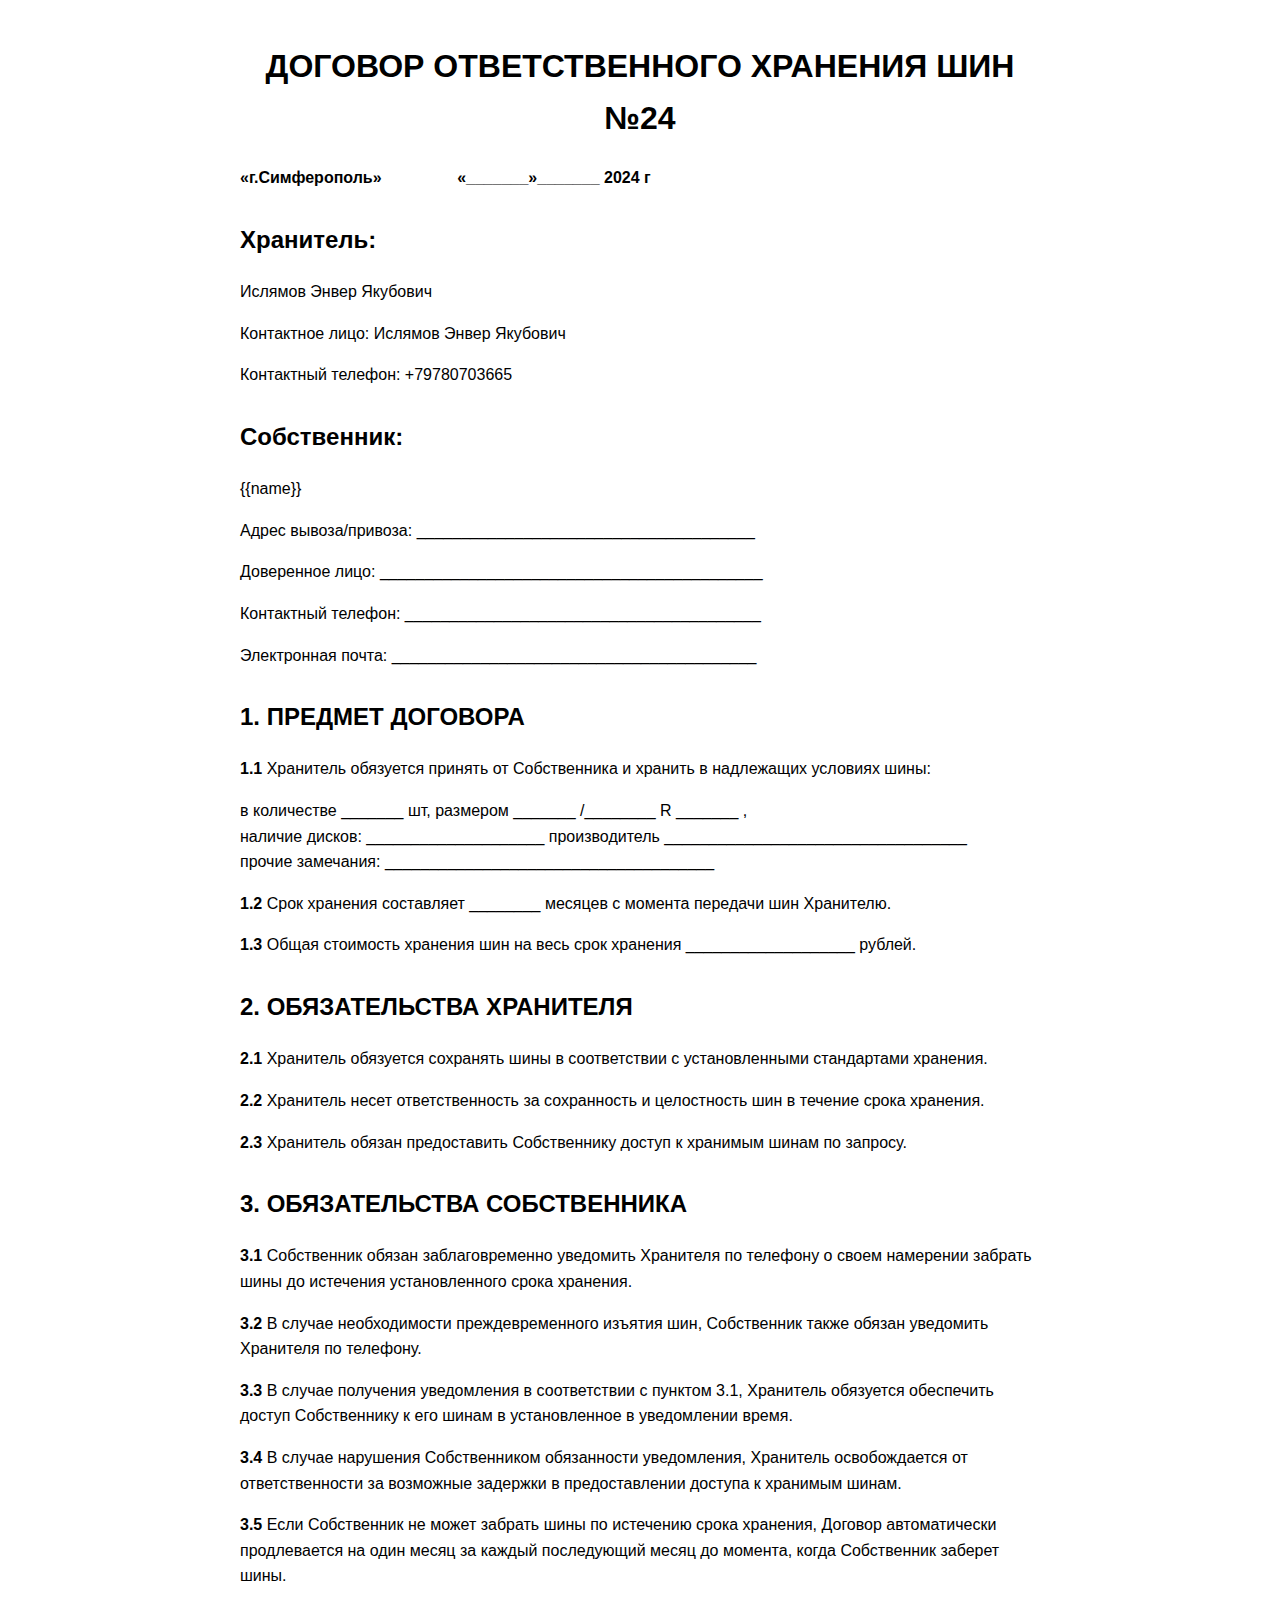
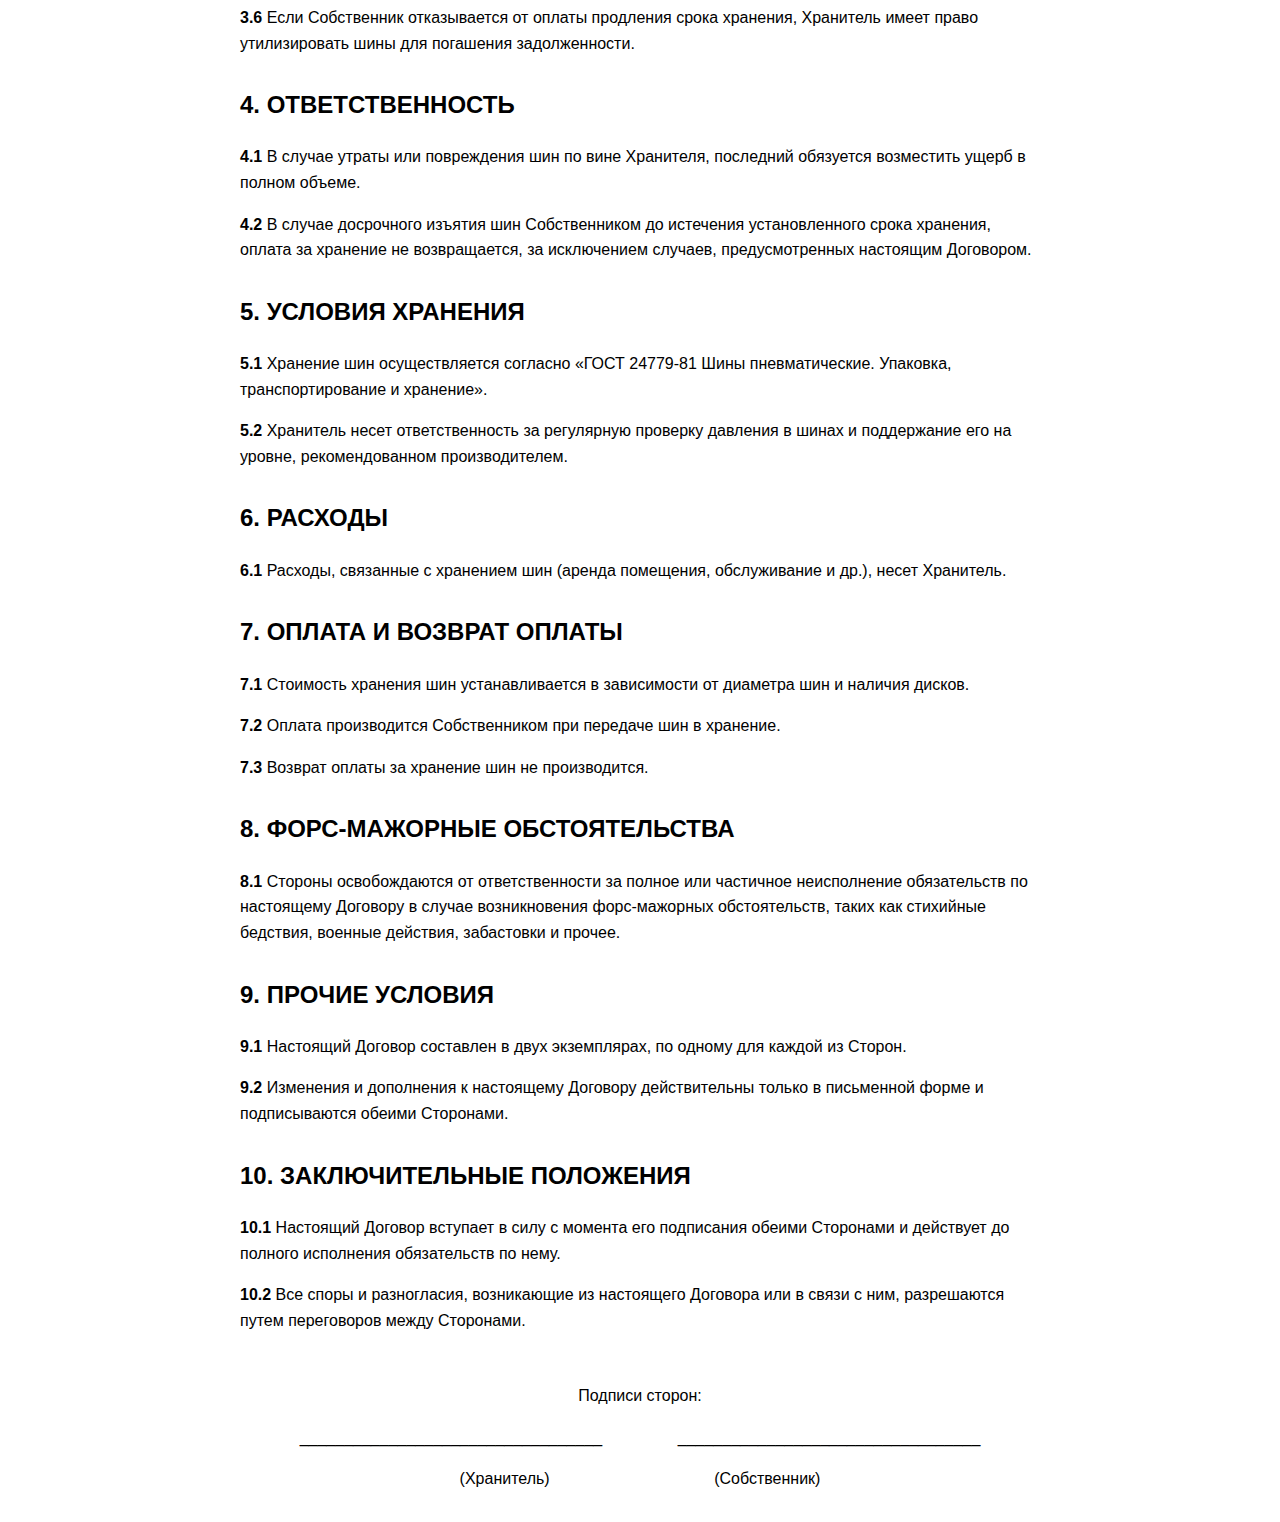
<file: Dogovor.html>
<!DOCTYPE html>
<html lang="ru">
<head>
    <meta charset="UTF-8">
    <meta name="viewport" content="width=device-width, initial-scale=1.0">
    <title>Договор о хранении шин</title>
    <style>
        body {
            font-family: Arial, sans-serif;
            line-height: 1.6;
            max-width: 800px;
            margin: 0 auto;
            padding: 20px;
        }
        h1 {
            text-align: center;
        }
        h2 {
            margin-top: 20px;
        }
        p {
            margin-bottom: 10px;
        }
        ul {
            margin-bottom: 10px;
            list-style-type: none;
            padding-left: 0;
        }
        .section {
            margin-top: 30px;
        }
        .signature {
            margin-top: 50px;
        }
        .signature p {
            text-align: center;
        }
    </style>
</head>
<body>
    <h1>ДОГОВОР ОТВЕТСТВЕННОГО ХРАНЕНИЯ ШИН №24</h1>

    <p><strong>«г.Симферополь»</strong> &nbsp; &nbsp; &nbsp; &nbsp; &nbsp; &nbsp; &nbsp; &nbsp; <strong>«_______»_______ 2024 г</strong></p>

    <div class="section">
        <h2>Хранитель:</h2>
        <p>Ислямов Энвер Якубович</p>
        <p>Контактное лицо: Ислямов Энвер Якубович</p>
        <p>Контактный телефон: +79780703665</p>
    </div>

    <div class="section">
        <h2>Собственник:</h2>
        <p>{{name}}</p>
        <p>Адрес вывоза/привоза: ______________________________________</p>
        <p>Доверенное лицо: ___________________________________________</p>
        <p>Контактный телефон: ________________________________________</p>
        <p>Электронная почта: _________________________________________</p>
    </div>

    <div class="section">
        <h2>1. ПРЕДМЕТ ДОГОВОРА</h2>
        <p><strong>1.1</strong> Хранитель обязуется принять от Собственника и хранить в надлежащих условиях шины:</p>
        <ul>
            <li>в количестве _______ шт, размером _______ /________ R _______ ,</li>
            <li>наличие дисков: ____________________ производитель __________________________________</li>
            <li>прочие замечания: _____________________________________</li>
        </ul>

        <p><strong>1.2</strong> Срок хранения составляет ________ месяцев с момента передачи шин Хранителю.</p>

        <p><strong>1.3</strong> Общая стоимость хранения шин на весь срок хранения ___________________ рублей.</p>
    </div>

    <div class="section">
        <h2>2. ОБЯЗАТЕЛЬСТВА ХРАНИТЕЛЯ</h2>
        <p><strong>2.1</strong> Хранитель обязуется сохранять шины в соответствии с установленными стандартами хранения.</p>
        <p><strong>2.2</strong> Хранитель несет ответственность за сохранность и целостность шин в течение срока хранения.</p>
        <p><strong>2.3</strong> Хранитель обязан предоставить Собственнику доступ к хранимым шинам по запросу.</p>
    </div>

    <div class="section">
        <h2>3. ОБЯЗАТЕЛЬСТВА СОБСТВЕННИКА</h2>
        <p><strong>3.1</strong> Собственник обязан заблаговременно уведомить Хранителя по телефону о своем намерении забрать шины до истечения установленного срока хранения.</p>
        <p><strong>3.2</strong> В случае необходимости преждевременного изъятия шин, Собственник также обязан уведомить Хранителя по телефону.</p>
        <p><strong>3.3</strong> В случае получения уведомления в соответствии с пунктом 3.1, Хранитель обязуется обеспечить доступ Собственнику к его шинам в установленное в уведомлении время.</p>
        <p><strong>3.4</strong> В случае нарушения Собственником обязанности уведомления, Хранитель освобождается от ответственности за возможные задержки в предоставлении доступа к хранимым шинам.</p>
        <p><strong>3.5</strong> Если Собственник не может забрать шины по истечению срока хранения, Договор автоматически продлевается на один месяц за каждый последующий месяц до момента, когда Собственник заберет шины.</p>
        <p><strong>3.6</strong> Если Собственник отказывается от оплаты продления срока хранения, Хранитель имеет право утилизировать шины для погашения задолженности.</p>
    </div>

    <div class="section">
        <h2>4. ОТВЕТСТВЕННОСТЬ</h2>
        <p><strong>4.1</strong> В случае утраты или повреждения шин по вине Хранителя, последний обязуется возместить ущерб в полном объеме.</p>
        <p><strong>4.2</strong> В случае досрочного изъятия шин Собственником до истечения установленного срока хранения, оплата за хранение не возвращается, за исключением случаев, предусмотренных настоящим Договором.</p>
    </div>

    <div class="section">
        <h2>5. УСЛОВИЯ ХРАНЕНИЯ</h2>
        <p><strong>5.1</strong> Хранение шин осуществляется согласно «ГОСТ 24779-81 Шины пневматические. Упаковка, транспортирование и хранение».</p>
        <p><strong>5.2</strong> Хранитель несет ответственность за регулярную проверку давления в шинах и поддержание его на уровне, рекомендованном производителем.</p>
    </div>

    <div class="section">
        <h2>6. РАСХОДЫ</h2>
        <p><strong>6.1</strong> Расходы, связанные с хранением шин (аренда помещения, обслуживание и др.), несет Хранитель.</p>
    </div>

    <div class="section">
        <h2>7. ОПЛАТА И ВОЗВРАТ ОПЛАТЫ</h2>
        <p><strong>7.1</strong> Стоимость хранения шин устанавливается в зависимости от диаметра шин и наличия дисков.</p>
        <p><strong>7.2</strong> Оплата производится Собственником при передаче шин в хранение.</p>
        <p><strong>7.3</strong> Возврат оплаты за хранение шин не производится.</p>
    </div>

    <div class="section">
        <h2>8. ФОРС-МАЖОРНЫЕ ОБСТОЯТЕЛЬСТВА</h2>
        <p><strong>8.1</strong> Стороны освобождаются от ответственности за полное или частичное неисполнение обязательств по настоящему Договору в случае возникновения форс-мажорных обстоятельств, таких как стихийные бедствия, военные действия, забастовки и прочее.</p>
    </div>

    <div class="section">
        <h2>9. ПРОЧИЕ УСЛОВИЯ</h2>
        <p><strong>9.1</strong> Настоящий Договор составлен в двух экземплярах, по одному для каждой из Сторон.</p>
        <p><strong>9.2</strong> Изменения и дополнения к настоящему Договору действительны только в письменной форме и подписываются обеими Сторонами.</p>
    </div>

    <div class="section">
        <h2>10. ЗАКЛЮЧИТЕЛЬНЫЕ ПОЛОЖЕНИЯ</h2>
        <p><strong>10.1</strong> Настоящий Договор вступает в силу с момента его подписания обеими Сторонами и действует до полного исполнения обязательств по нему.</p>
        <p><strong>10.2</strong> Все споры и разногласия, возникающие из настоящего Договора или в связи с ним, разрешаются путем переговоров между Сторонами.</p>
    </div>

    <div class="signature">
        <p>Подписи сторон:</p>
        <p>__________________________________ &nbsp; &nbsp; &nbsp; &nbsp; &nbsp; &nbsp; &nbsp; &nbsp; __________________________________</p>
        <p>(Хранитель) &nbsp; &nbsp; &nbsp; &nbsp; &nbsp; &nbsp; &nbsp; &nbsp; &nbsp; &nbsp; &nbsp; &nbsp; &nbsp; &nbsp; &nbsp; &nbsp; &nbsp; &nbsp; (Собственник)</p>
    </div>

</body>
</html>
</file>
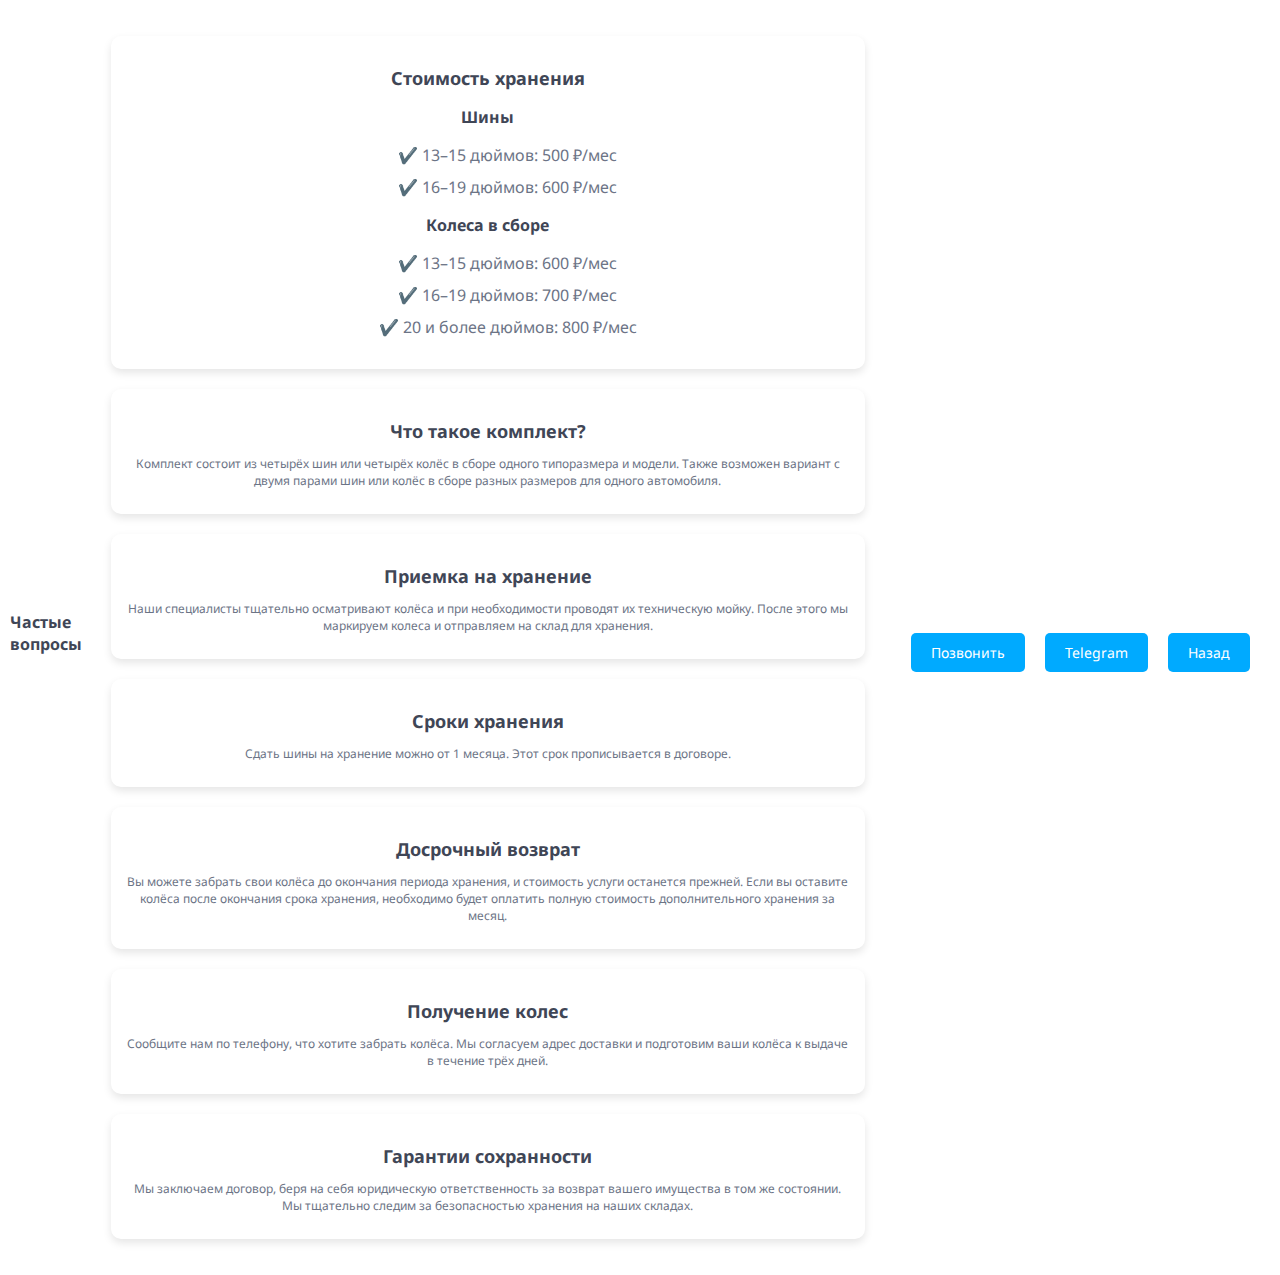
<file: FAQ.html>
<!DOCTYPE html>
<html lang="ru">
<head>
    <meta charset="UTF-8">
    <meta name="viewport" content="width=device-width, initial-scale=1.0">
    <title>Частые вопросы</title>
    <link rel="stylesheet" href="styles.css">
</head>
<body>
    <header>
        <h1>Частые вопросы</h1>
    </header>

    <main class="container">
        <section class="faq-section">
            <h2>Стоимость хранения</h2>
            <div class="faq-block">
                <div class="faq-item">
                    <h3>Шины</h3>
                    <ul>
                        <li class="list-item">13–15 дюймов: 500 ₽/мес</li>
                        <li class="list-item">16–19 дюймов: 600 ₽/мес</li>
                    </ul>
                </div>
                <div class="faq-item">
                    <h3>Колеса в сборе</h3>
                    <ul>
                        <li class="list-item">13–15 дюймов: 600 ₽/мес</li>
                        <li class="list-item">16–19 дюймов: 700 ₽/мес</li>
                        <li class="list-item">20 и более дюймов: 800 ₽/мес</li>
                    </ul>
                </div>
            </div>
        </section>

        <section class="faq-section">
            <h2>Что такое комплект?</h2>
            <div class="faq-block">
                <p>Комплект состоит из четырёх шин или четырёх колёс в сборе одного типоразмера и модели. Также возможен вариант с двумя парами шин или колёс в сборе разных размеров для одного автомобиля.</p>
            </div>
        </section>

        <section class="faq-section">
            <h2>Приемка на хранение</h2>
            <div class="faq-block">
                <p>Наши специалисты тщательно осматривают колёса и при необходимости проводят их техническую мойку. После этого мы маркируем колеса и отправляем на склад для хранения.</p>
            </div>
        </section>

        <section class="faq-section">
            <h2>Сроки хранения</h2>
            <div class="faq-block">
                <p>Сдать шины на хранение можно от 1 месяца. Этот срок прописывается в договоре.</p>
            </div>
        </section>

        <section class="faq-section">
            <h2>Досрочный возврат</h2>
            <div class="faq-block">
                <p>Вы можете забрать свои колёса до окончания периода хранения, и стоимость услуги останется прежней. Если вы оставите колёса после окончания срока хранения, необходимо будет оплатить полную стоимость дополнительного хранения за месяц.</p>
            </div>
        </section>

        <section class="faq-section">
            <h2>Получение колес</h2>
            <div class="faq-block">
                <p>Сообщите нам по телефону, что хотите забрать колёса. Мы согласуем адрес доставки и подготовим ваши колёса к выдаче в течение трёх дней.</p>
            </div>
        </section>

        <section class="faq-section">
            <h2>Гарантии сохранности</h2>
            <div class="faq-block">
                <p>Мы заключаем договор, беря на себя юридическую ответственность за возврат вашего имущества в том же состоянии. Мы тщательно следим за безопасностью хранения на наших складах.</p>
            </div>
        </section>
    </main>

    <footer>
        <div class="contacts">
    <a class="button" href="tel:+79780703665">Позвонить</a>
    <a class="button" href="https://t.me/EnrikeTomas" target="_blank">Telegram</a>
<a class="button" href="tel:+79780703665">Назад</a>
            
    
</div>
    </footer>

    <script src="script.js"></script>
</body>
</html>
</file>
<file: styles.css>
/* Импорт шрифта по ссылке */
@import url('https://fonts.googleapis.com/css2?family=Yanone+Kaffeesatz:wght@200..700&display=swap');
@import url('https://fonts.googleapis.com/css2?family=Exo+2:ital,wght@0,100..900;1,100..900&display=swap');
@import url('https://fonts.googleapis.com/css2?family=Noto+Sans:ital,wght@0,100..900;1,100..900&display=swap');
@import url('https://fonts.googleapis.com/css2?family=Montserrat:ital,wght@0,100..900;1,100..900&family=Noto+Sans:ital,wght@0,100..900;1,100..900&family=Yanone+Kaffeesatz:wght@200..700&display=swap');
:root {
    --font-family: "Noto Sans", sans-serif; /* Noto Sans "Exo 2", sans-serif; "Montserrat"  "Yanone Kaffeesatz" */
    --background-gradient: linear-gradient(120deg, #f0f9ff 50%, #fff 100%);
    --text-color: #6C7486;
    --textH-color: #3F4656; 
    --white-color: #fff;
    --light-blue: #eff7fd;
    --button-bg: #0af;
    --button-hover-bg: #0099e6;
	--bgncolor: #f7f9fc;
}

body {
    font-family: var(--font-family);
    background: var(--white-color);
    color: var(--text-color);
    margin: 0;
    padding: 0;
    display: flex;
    justify-content: center;
    align-items: center;
    min-height: 100vh;
}

h1, h2, h3 {
    color: var(--textH-color);
}

h1 {
    font-size: 1em;
    margin-bottom: 20px;
    padding: 10px;
    border-radius: 10px;
}

h2 {
    font-size: 18px;
    margin-bottom: 10px;
}

h3 {
    font-size: 16px;
    margin-bottom: 10px;
}
p {
    font-size: 12px;
    margin-bottom: 10px;
}


.list-item {
    display: block;
    margin-bottom: 10px;
}

.list-item:before {
    content: "✔️ ";
}

.container {
    max-width: 1080px;
    width: 100%;
    padding: 1em;
    box-sizing: border-box;
    border-radius: 10px;
    margin: 0;
    color: var(--text-color);
    text-align: center; /* Выровнять текст по центру */

}

.section {
    margin-bottom: 10px;
    padding: 8px 8px;
    text-align: center;
    background-color: var(--white-color);
box-shadow: 10px 20px 20px 0px rgba(230, 233, 239, 0.5);
border-radius: 10px;
}

.slogan {
    margin-bottom: 1em;
    text-align: center;
    background-color: var(--white-color);
box-shadow: 0 4px 8px rgba(0, 0, 0, 0.1);
border-radius: 10px;
}

.light-blue-background {
    background-color: var(--light-blue);
    padding: 20px;
    border-radius: 10px;
    margin-bottom: 1em;
    text-align: left;
    color: var(--textH-color);
}

.section:nth-child(odd) {
    background-color: var(--white-color);
}

.section:nth-child(2n) {
    background-color: var(--white-color);
}

.section p {
    font-size: 12px;
    line-height: 1.6;
}

.illustration {
    width: 100%;
    max-width: 100%;
    height: auto;
    display: block;
}

.shagi {
    display: flex; /* Используем Flexbox для горизонтального расположения элементов */
    gap: 10px; /* Добавляем промежуток между элементами */
    justify-content: center;
    margin-bottom: 1em;
flex-wrap: wrap;

}

.shag-carousel {
    flex: 1; /* Элементы будут занимать равное пространство */
    background-color: var(--white-color);
    padding: 10px; /* Добавим отступы внутри элементов */
    border-radius: 10px;
    text-align: center; /* Выравнивание текста в ШАГ1-2-3 */
    box-shadow: 10px 20px 20px 0px rgba(230, 233, 239, 0.5);
    color: var(--textH-color);
   border-block-start: solid 0.1rem #f0f9ff;
    
}

.shag-carousel strong {
    display: block;
    font-size: 12px;
    margin-bottom: 10px;

}

.shag-carousel p {
    font-size: 12px;
    line-height: 1.4;
}

.uslugi-item .price-text {
    font-size: 12px;
    margin-top: 10px;
}

.uslugi {
    overflow-x: auto;
    margin-bottom: 1em;
    width: calc(100%);
    white-space: nowrap;
    display: flex; /* Используем Flexbox для горизонтального расположения элементов */
}

.uslugi-item {
    display: flex; /* Гарантируем, что все внутренние элементы также будут располагаться горизонтально */
    gap: 20px; /* Добавим промежуток между элементами, если нужно */
    vertical-align: top;
    margin: 10px 50px 20px 40px;
    width: calc(50% - 20px);
    max-width: 100px;
    transition: transform .3s ease;
    white-space: normal;
}

.uslugi-item .tile { /* Текуст в карточки услуг*/
    text-align: center;
    padding: 5px;
    background: var(--white-color);
    border-radius: 10px;
    box-shadow: 0 4px 8px rgba(0, 0, 0, 0.1);
    transition: transform .3s ease;
    min-width: 100px; /* Минимальная ширина элемента */
    color: var(--textH-color);
}

.uslugi-item .tile img {
    max-width: 100%;
    border-radius: 10px;
}

.uslugi-item .tile .price-text {
    font-size: 12px;
    font-weight: 700;
    white-space: break-spaces;

}

.skoro {
    background-color: #e3e5ed;
    border-radius: 10px;
    display: inline-block;
    font-size: 10px;
    font-weight: 400;
    line-height: 20px;
    margin-left: 6px;
    padding: 0 8px;
    position: relative;
    text-align: center;
    top: -1px;
}

/* ---   FEEDBACK CARDS   ---*/

.feedback {
  padding-top: 43px;
}

.feedback-cards {
  display: flex;
  justify-content: space-between;
  flex-wrap: wrap;
}

.feedback-card {
  padding: 20px 30px;
  background: #ffffff;
  border: 1px solid #ededed;
  box-shadow: 0px 4px 4px rgba(131, 131, 131, 0.25);
  border-radius: 10px;
  flex-basis: 24%;
  min-height: 300px;
  margin-bottom: 15px;
  margin-right: 10px;
}

.feedback-card-title {
  font-size: 14px;
  margin-bottom: 5px;
}

.feedback-card-text {
  font-size: 14px;
  width: 100%;
  line-height: 21px;
}
/* ---   FEEDBACK CARDS   ---*/



/* --- ЧАСТЫЕ ВОПРОСЫ---*/
.faq-section {
    margin-bottom: 20px;
    padding: 15px;
    background-color: var(--white-color);
    box-shadow: 0 4px 8px rgba(0, 0, 0, 0.1);
    border-radius: 10px;
}
.footer {
    margin-top: 20px;
    text-align: center;
}
.button {
    display: inline-block;
    background-color: var(--button-bg);
    color: var(--white-color);
    text-decoration: none;
    padding: 10px 20px;
    border-radius: 5px;
    transition: background-color 0.3s ease;
}

.button:hover {
    background-color: var(--button-hover-bg);
}

.faq-section {
    max-width: 800px;
    margin: 20px auto;
    padding: 15px;
    background-color: var(--white-color);
    box-shadow: 0 4px 8px rgba(0, 0, 0, 0.1);
    border-radius: 10px;
}

.faq-header {
    display: flex;
    justify-content: space-between;
    align-items: center;
    cursor: pointer;
    padding: 10px;
    background-color:  var(--bgncolor); /* Цвет фона выпадающих по умолчанию */
    color: var(--textH-color);
    border-radius: 5px;
	margin-bottom: 5px; /*отступ между вопросами*/
}


.faq-content { /* ответ */
    padding: 10px;
    border-left: 3px solid #0af; /* полоска синяя слева от ответа */
    text-align: left; /* Выравнивание текста по левому краю */
 	background-color:  var(--white-color); /* Цвет фона в ответе по умолчанию */
	margin-bottom: 20px; /*отступ после ответа*/
}

/* Новый стиль для активного вопроса */
.faq-header.active {
    background-color: var(--white-color); /* Светло-голубой цвет для активного вопроса */
}
/*---- <ЧАСТЫЕ ВОПРОСЫ  ----*/



.additional-info { /* Блок голубой условия и что еще нужно знать*/
    background-color: var(--light-blue);
    padding: 20px;
    margin-bottom: 20px;
    text-align: left;
    color: var(--textH-color);
background-image: url(https://otelshin.ru/bg-kolesa.webp);
    background-position: center center;
    background-repeat: no-repeat;
    background-size: cover;
	    border-style: solid;
    border-width: 1px 1px 1px 1px;
    border-color: #f37461; /* первый вариант голубой рамки ##eff7fd */
}

.additional-info strong {
    display: block;
    font-size: 12px;
    margin-bottom: 10px;
}

.additional-info ul {
    list-style-type: disc;
    padding: 0;
    margin-left: 20px;
    text-align: left;
}

.additional-info li {
    font-size: 12px;
    line-height: 1.6;
    margin-bottom: 10px;
}

.contacts {
    /* background-color: var(--white-color); */
    padding: 20px;
    text-align: center;
    margin-top: 30px;
    display: flex;
}

.button {
    display: inline-block;
    background-color: var(--button-bg);
    color: var(--white-color);
    text-decoration: none;
    padding: 10px 20px;
    border-radius: 5px;
    margin: 10px;
    font-size: 14px;
    transition: background-color 0.3s ease;
    flex: 1 1 100px;
}

.button:hover {
    background-color: var(--button-hover-bg);
}

.button-dogovor {
    display: inline-block;
    background-color: var(--white-color);
    color: var(--text-color);
    text-decoration: none;
    padding: 10px 20px;
    border-radius: 5px;
    margin: 10px;
    font-size: 14px;
    transition: background-color 0.3s ease;
animation: pulse-dogovor 1.5s infinite;
}

.button-dogovor:hover {
    background-color: var(--background-gradient);
border: 2px solid var(--white-color);

}

.pulse-button  {
    animation: pulse 1.5s infinite;
    background-color: var(--button-bg);
    color: var(--white-color);
    border: none;
    border-radius: 5px;
    text-align: center;
    cursor: pointer;
    transition: background-color 0.3s ease;
}

.pulse-button:hover {
    background-color: var(--button-hover-bg);
}

@keyframes pulse {
	0% {
		box-shadow: 0 0 0 0 var(--button-hover-bg);
	}
	70% {
		box-shadow: 0 0 0 10px rgba(228, 25, 49, 0);
	}
	100% {
		box-shadow: 0 0 0 0 rgba(228, 25, 49, 0);
	}
}

@keyframes pulse-dogovor {
	0% {
		box-shadow: 0 0 0 0 var(--white-color);
	}
	70% {
		box-shadow: 0 0 0 10px rgba(228, 25, 49, 0);
	}
	100% {
		box-shadow: 0 0 0 0 rgba(228, 25, 49, 0);
	}
} 

.modal {
    display: none;
    position: fixed;
    z-index: 1000;
    left: 0;
    top: 0;
    width: 100%;
    height: 100%;
    overflow: auto;
    background-color: rgba(0, 0, 0, 0.5);
}

.modal-content {
    background-color: var(--white-color);
    margin: 1% auto;
    padding: 25px;
    width: 80%;
    max-width: 800px;
    position: relative;
}

.close {
    color: #aaa;
    position: absolute;
    top: 20px;
    right: 30px;
    font-size: 28px;
    font-weight: 700;
}

.close:focus, .close:hover {
    color: var(--textH-color);
    text-decoration: none;
    cursor: pointer;
}

.button-close {
    display: block;
    width: 120px;
    margin: 20px auto 60px;
    color: var(--white-color);
    border: none;
    border-radius: 5px;
    text-align: center;
    cursor: pointer;
    transition: background-color 0.3s ease;
	flex: 1 1 100px;
	font-size: 16px;
	padding: 10px 20px;
	text-decoration: none;
	background-color: var(--button-bg);
	animation: pulse 1.5s infinite;
}

.button-close:hover {
    background-color: var(--pulse-button-hover-bg);
}

@media (max-width: 768px) {
    .carousel {
        flex-wrap: wrap;
    }
    .shag-carousel{
        flex: 0 0 100%;
        margin-bottom: 20px;
    }
	.uslugi-item 
	{
        flex: 0 0 100%;
        margin-bottom: 20px;
    }
}

.header {
            position: fixed;
            top: 0;
            left: 0;
            right: 0;
            height: 48px;
            background-color: #f0f9ff;
            display: flex;
            align-items: center;
            justify-content: space-between;
            padding: 0 20px;
            box-shadow: 0 2px 25px rgba(0, 0, 0, 0.1);
            z-index: 1000;
        }
        .logo {
            height: 30px; /* Установите высоту логотипа */
        }
        .location {
            flex-grow: 1;
            text-align: center;
		font-size: 14px;
        }
        .phone-icon {
            width: 24px; /* Установите ширину иконки телефона */
            height: 24px;
            cursor: pointer;
        }
        
        
        
 /* Основной контейнер */
.cablok {
    max-width: 800px; /* Максимальная ширина контейнера */
    
    background-color: #ffffff; /* Цвет фона контейнера */
    border-radius: 10px; /* Скругление углов контейнера */
    box-shadow: 0 4px 15px rgba(0, 0, 0, 0.1); /* Тень для контейнера */
    padding: 30px; /* Внутренние отступы контейнера */
}
</file>
